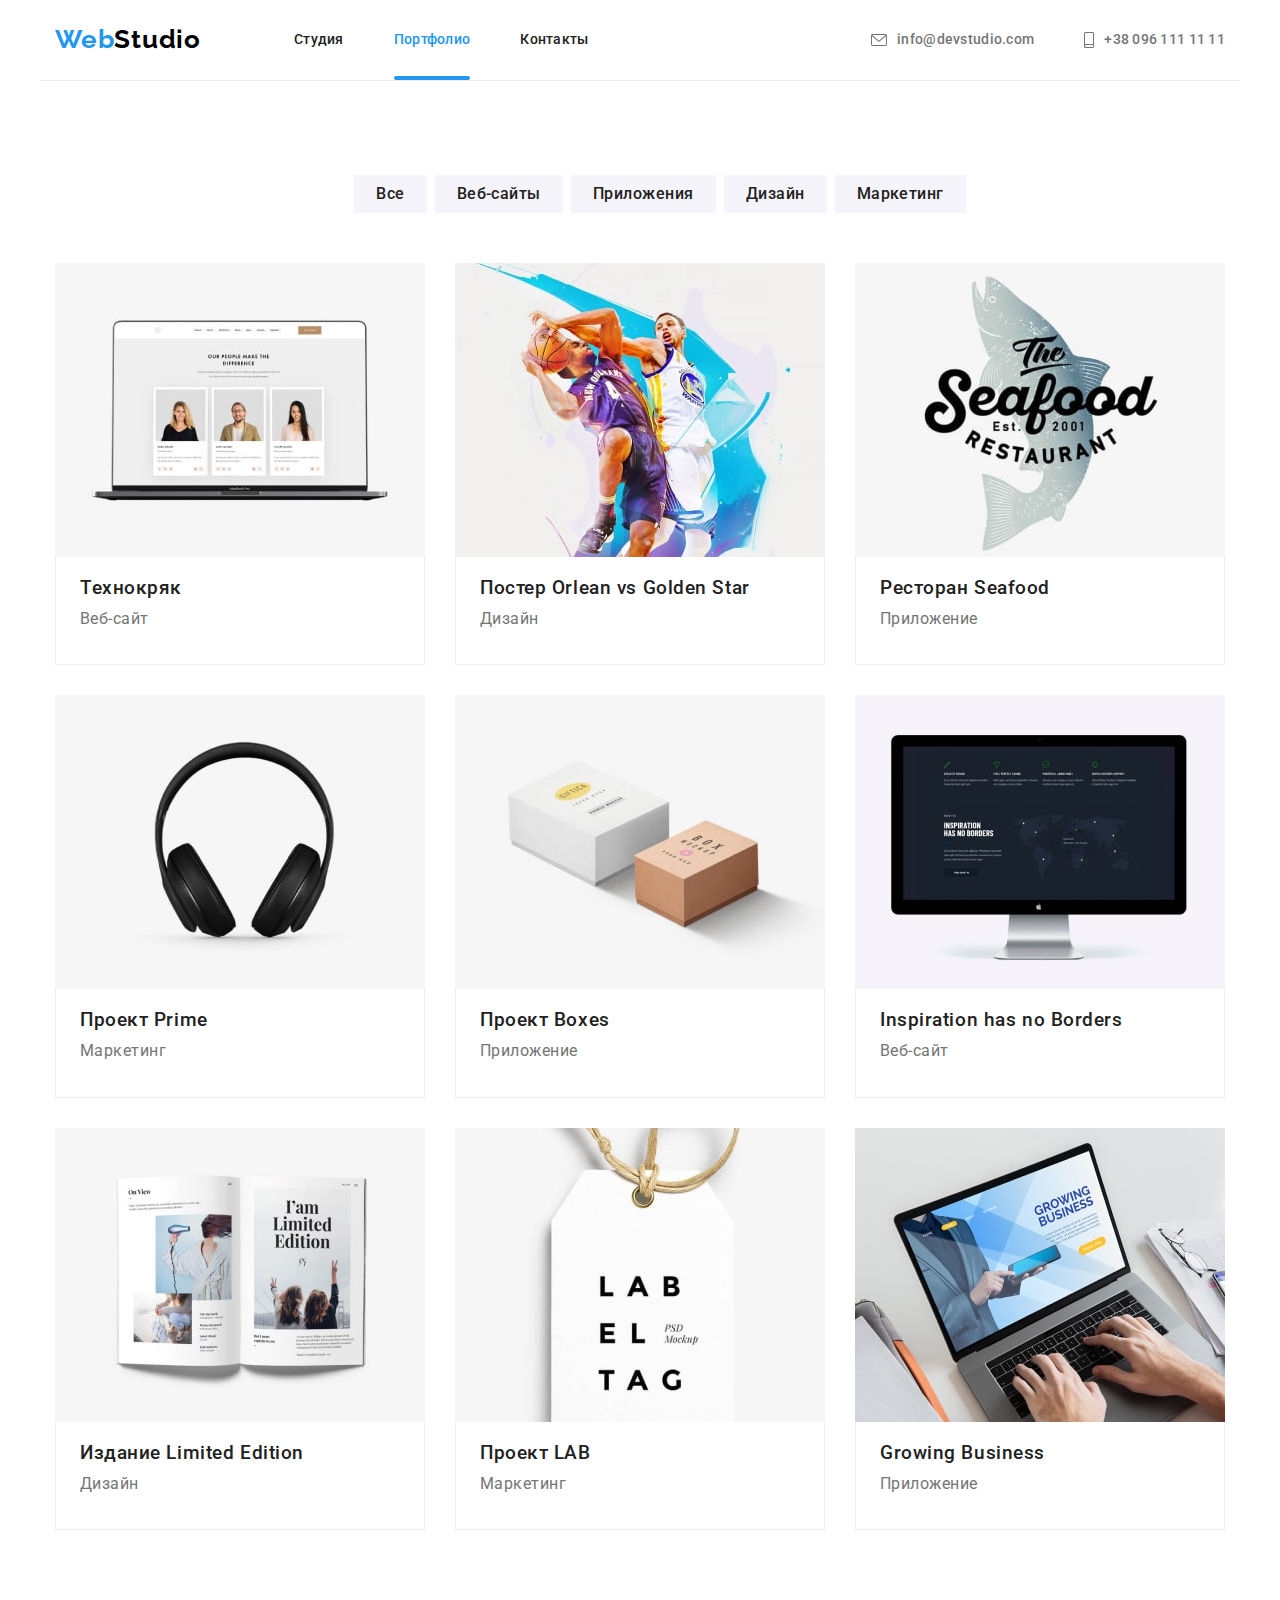
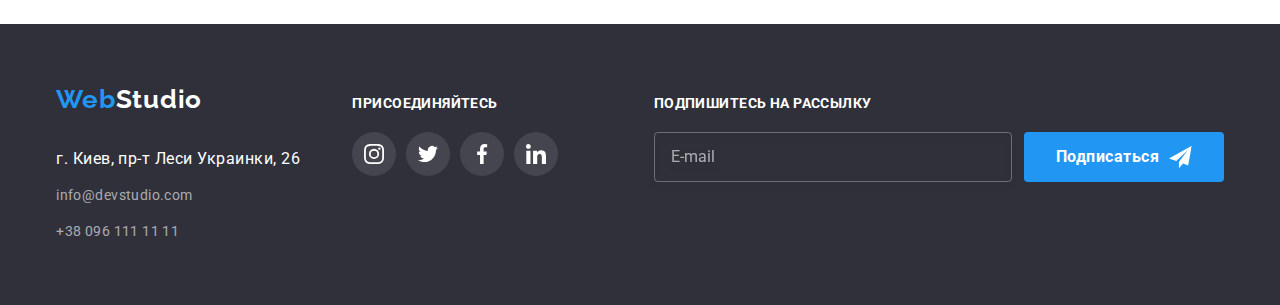
<file: portfolio.html>
<!DOCTYPE html>
<html lang="ru">

<head>
    <meta charset="UTF-8">
    <meta http-equiv="X-UA-Compatible" content="IE=edge">
    <meta name="viewport" content="width=device-width, initial-scale=1.0">
<link rel="preconnect" href="https://fonts.googleapis.com">
<link rel="preconnect" href="https://fonts.gstatic.com" crossorigin>
<link href="https://fonts.googleapis.com/css2?family=Raleway:wght@700&family=Roboto:wght@400;500;700;900&display=swap"
    rel="stylesheet">
 <link rel="stylesheet" href="https://cdnjs.cloudflare.com/ajax/libs/modern-normalize/1.1.0/modern-normalize.min.css">
 <link rel="stylesheet" href="./css/styles.css">
 <link rel="stylesheet" href="./css/main.min.css">
    <title>Document</title>
</head>

<body class="page">
    <!-- Хэдер -->
<header class="page-header">
    <div class="conteiner page-header__conteiner">
        <div class="main-nav">
            <a href="./index.html" class="main-nav__logo"><span class="main-nav__logo-web">Web</span><span
                    class="main-nav__logo-studio">Studio</span></a>
            <button type="button" class="main-nav__mobil-menu " aria-controls="main-nav__container" data-menu-button>
                <svg class="main-nav__mobil-icon" width="40" height="40" aria-label="Переключатель мобильного меню">
                    <use class="main-nav__menu-close" href="./images/icons.svg#icon-menu-header-close"></use>
                    <use class="main-nav__menu-open" href="./images/icons.svg#icon-menu-header"></use>
                </svg>
            </button>
            <!-- Мобильное меню -->
            <nav class="main-nav__container" id="main-nav__container" data-menu>
                <div class="main-nav__mobil-menu testt">
                    <ul class=" list">
                        <li class="main-nav__mobile-item"><a href="./index.html"
                                class="main-nav__mobile-link-nav   ">Студия</a></li>
                        <li class="main-nav__mobile-item " ><a href="./portfolio.html"
                                class="main-nav__mobile-link-nav current">Портфолио</a></li>
                        <li class="main-nav__mobile-item"><a href="" class="main-nav__mobile-link-nav">Контакты</a></li>
                    </ul>
                </div>
                <div class="header__link-wrap-mobile ">
                    <ul class="header__list-contact-mobile list">
                        <li class="header__item-contact-mobile">
                            <a class="header__link-contact-mobile" href="tel:+380961111111">
                                +380961111111
                            </a>
                        </li>
                        <li class="header__item-contact-mobile">
                            <a class="header__link-mail-mobile" href="mailto:info@devstudio.com">
                                info@devstudio.com
                            </a>
                        </li>
                    </ul>
                    <ul class="header__social list">
                        <li class="header__social-item-mobile">
                            <a class="header__social-link-mobile" href="https://www.instagram.com/" target="_blank">
                                Instagram</a>
                        </li>
                        <li class="header__social-item-mobile">
                            <a class="header__social-link-mobile" href="https://twitter.com/?lang=ru"
                                target="_blank">Twitter</a>
                        </li>
                        <li class="header__social-item-mobile">
                            <a class="header__social-link-mobile" href="https://m.facebook.com/login/"
                                target="_blank">Facebook</a>
                        </li>
                        <li class="header__social-item-mobile">
                            <a class="header__social-link-mobile" href="https://www.linkedin.com/"
                                target="_blank">LinkedIn</a>
                        </li>
                    </ul>
                </div>
            </nav>
            <!-- меню пк и планшет -->
            <nav>
                <ul class="main-nav__site-nav list">
                    <li class="main-nav__item"><a href="./index.html" class="main-nav__link-nav ">Студия</a></li>
                    <li class="main-nav__item"><a href="./portfolio.html" class="main-nav__link-nav current">Портфолио</a></li>
                    <li class="main-nav__item"><a href="" class="main-nav__link-nav">Контакты</a></li>
                </ul>

            </nav>
        </div>

        <ul class="auth-nav list">
            <li class="auth-nav__item"><a href="mailto:info@devstudio.com"
                    class="auth-nav__linkpadding auth-nav__link-align">
                    <svg class="auth-nav__nav-svg" width="16" height="12">
                        <use href="./images/symbol-defs.svg#icon-envelope"></use>
                    </svg>
                    info@devstudio.com</a></li>
            <li class="auth-nav__item"><a href="tel:+380961111111" class="auth-nav__linkpadding auth-nav__link-align">
                    <svg class="auth-nav__nav-svg" width="10" height="16">
                        <use href="./images/symbol-defs.svg#icon-smartphone"></use>
                    </svg>
                    +38 096 111 11 11</a></li>
        </ul>
    </div>
</header>
    <main>
        <section class="portfolio">
        <div class="conteiner">
            
<h1 class="visually-hidden">Портфолио</h1>
<ul class="portfolio__main-nav portfolio__pnav">
    <li class="list portfolio-filter__item"><button type="button" class=" portfolio__bportfolio">Все</button></li>
    <li class="list portfolio-filter__item"><button type="button" class=" portfolio__bportfolio">Веб-сайты</button></li>
    <li class="list portfolio-filter__item"><button type="button" class=" portfolio__bportfolio">Приложения</button></li>
    <li class="list portfolio-filter__item"><button type="button" class=" portfolio__bportfolio">Дизайн</button></li>
    <li class="list portfolio-filter__item"><button type="button" class=" portfolio__bportfolio">Маркетинг</button></li>
</ul>
<ul class="portfolio__main-item">
    <li class="list portfolio__litem"><a class="portfolio__link-portfolio portfolio__project-card" href="" >
        <div class="portfolio__project-div">
        <picture>
            <source srcset="
                                ./images/notebook-min.jpg    1x,
                                ./images/notebook-min-x2.jpg 2x
                              " media="(min-width: 1200px)" />
            <source srcset="
                                ./images/notebook-min-tab.jpg    1x,
                                ./images/notebook-min-tab-x2.jpg 2x
                              " media="(min-width: 768px)" />
            <source srcset="
                                ./images/notebook-min-mob.jpg    1x,
                                ./images/notebook-min-mob-x2.jpg 2x
                              " media="(min-width: 320px)" />
            <img src="./images/notebook-min.jpg" alt="фото на ноутбуке" width="450" />
        </picture>
            <p class="portfolio__projects-div-text">Ресурс предлагает комплексные предложения с разным уровнем функционала и сервисов. Все это позволит посетителю получить
            исчерпывающие сведения о компании или частном лице.</p>
        </div>
            <div class="portfolio__divportfolio  "><h3 class="portfolio__link-portfolio portfolio__team">Технокряк</h3>
            <p class="portfolio__link-portfolio portfolio__work">Веб-сайт</p></div>
        </a></li>
    <li class="list portfolio__litem "><a href="" class="portfolio__link-portfolio portfolio__project-card">
        
       
        <div class="portfolio__project-div">
            <picture>
                <source srcset="
                                    ./images/poster-min.jpg    1x,
                                    ./images/poster-min-x2.jpg 2x
                                  " media="(min-width: 1200px)" />
                <source srcset="
                                    ./images/poster-min-tab.jpg    1x,
                                    ./images/poster-min-tab-x2.jpg 2x
                                  " media="(min-width: 768px)" />
                <source srcset="
                                    ./images/poster-min-mob.jpg    1x,
                                    ./images/poster-min-mob-x2.jpg 2x
                                  " media="(min-width: 320px)" />
                <img src="./images/poster-min.jpg" alt="фото на ноутбуке" width="450" />
            </picture>
            <p class="portfolio__projects-div-text">Ресурс предлагает комплексные предложения с разным уровнем
                функционала и сервисов. Все
                это позволит посетителю получить
                исчерпывающие сведения о компании или частном лице.</p>
        </div>

        
            <div class="portfolio__divportfolio"><h3 class=" portfolio__team">Постер Orlean vs Golden Star</h3>
            <p class=" portfolio__work">Дизайн</p></div>
        </a></li>
    <li class="list portfolio__litem"><a href="" class="portfolio__link-portfolio portfolio__project-card"><div class="portfolio__project-div">
        <picture>
            <source srcset="
                                ./images/seafood-min.jpg    1x,
                                ./images/seafood-min-x2.jpg 2x
                              " media="(min-width: 1200px)" />
            <source srcset="
                                ./images/seafood-min-tab.jpg    1x,
                                ./images/seafood-min-tab-x2.jpg 2x
                              " media="(min-width: 768px)" />
            <source srcset="
                                ./images/seafood-min-mob.jpg    1x,
                                ./images/seafood-min-mob-x2.jpg 2x
                              " media="(min-width: 320px)" />
            <img src="./images/seafood-min.jpg" alt="фото на ноутбуке" width="450" />
        </picture>
        <p class="portfolio__projects-div-text">Ресурс предлагает комплексные предложения с разным уровнем
            функционала и сервисов. Все
            это позволит посетителю получить
            исчерпывающие сведения о компании или частном лице.</p>
    </div>
            <div class="portfolio__divportfolio"><h3 class=" portfolio__team ">Ресторан Seafood</h3>
            <p class=" portfolio__work">Приложение</p></div>
        </a></li>
    <li class="list portfolio__litem"><a href="" class="portfolio__link-portfolio portfolio__project-card"><div class="portfolio__project-div">
        <picture>
            <source srcset="
                                ./images/headphones-min.jpg    1x,
                                ./images/headphones-min-x2.jpg 2x
                              " media="(min-width: 1200px)" />
            <source srcset="
                                ./images/headphones-min-tab.jpg    1x,
                                ./images/headphones-min-tab-x2.jpg 2x
                              " media="(min-width: 768px)" />
            <source srcset="
                                ./images/headphones-min-mob.jpg    1x,
                                ./images/headphones-min-mob-x2.jpg 2x
                              " media="(min-width: 320px)" />
            <img src="./images/headphones-min.jpg" alt="фото на ноутбуке" width="450" />
        </picture>
        <p class="portfolio__projects-div-text">Ресурс предлагает комплексные предложения с разным уровнем
            функционала и сервисов. Все
            это позволит посетителю получить
            исчерпывающие сведения о компании или частном лице.</p>
    </div>
            <div class="portfolio__divportfolio"><h3 class=" portfolio__team">Проект Prime</h3>
            <p class=" portfolio__work">Маркетинг</p></div>
        </a></li>
    <li class="list portfolio__litem"><a href="" class="portfolio__link-portfolio portfolio__project-card"><div class="portfolio__project-div">
        <picture>
            <source srcset="
                                ./images/boxes-min.jpg    1x,
                                ./images/boxes-min-x2.jpg 2x
                              " media="(min-width: 1200px)" />
            <source srcset="
                                ./images/boxes-min-tab.jpg    1x,
                                ./images/boxes-min-tab-x2.jpg 2x
                              " media="(min-width: 768px)" />
            <source srcset="
                                ./images/boxes-min-mob.jpg    1x,
                                ./images/boxes-min-mob-x2.jpg 2x
                              " media="(min-width: 320px)" />
            <img src="./images/boxes-min.jpg" alt="фото на ноутбуке" width="450" />
        </picture>
        <p class="portfolio__projects-div-text">Ресурс предлагает комплексные предложения с разным уровнем
            функционала и сервисов. Все
            это позволит посетителю получить
            исчерпывающие сведения о компании или частном лице.</p>
    </div>
            <div class="portfolio__divportfolio"><h3 class=" portfolio__team">Проект Boxes</h3>
            <p class=" portfolio__work">Приложение</p></div>
        </a></li>
    <li class="list portfolio__litem"><a href="" class="portfolio__link-portfolio portfolio__project-card"><div class="portfolio__project-div">
<picture>
    <source srcset="
                        ./images/monoblock-min.jpg    1x,
                        ./images/monoblock-min-x2.jpg 2x
                      " media="(min-width: 1200px)" />
    <source srcset="
                        ./images/monoblock-min-tab.jpg    1x,
                        ./images/monoblock-min-tab-x2.jpg 2x
                      " media="(min-width: 768px)" />
    <source srcset="
                        ./images/monoblock-min-mob.jpg    1x,
                        ./images/monoblock-min-mob-x2.jpg 2x
                      " media="(min-width: 320px)" />
    <img src="./images/monoblock-min.jpg" alt="фото на ноутбуке" width="450" />
</picture>        <p class="portfolio__projects-div-text">Ресурс предлагает комплексные предложения с разным уровнем
            функционала и сервисов. Все
            это позволит посетителю получить
            исчерпывающие сведения о компании или частном лице.</p>
    </div>
            <div class="portfolio__divportfolio"><h3 class=" portfolio__team">Inspiration has no Borders</h3>
            <p class=" portfolio__work">Веб-сайт</p></div>
        </a></li>
    <li class="list portfolio__litem"><a href="" class="portfolio__link-portfolio portfolio__project-card"><div class="portfolio__project-div">
<picture>
    <source srcset="
                        ./images/book-min.jpg    1x,
                        ./images/book-min-x2.jpg 2x
                      " media="(min-width: 1200px)" />
    <source srcset="
                        ./images/book-min-tab.jpg    1x,
                        ./images/book-min-tab-x2.jpg 2x
                      " media="(min-width: 768px)" />
    <source srcset="
                        ./images/book-min-mob.jpg    1x,
                        ./images/book-min-mob-x2.jpg 2x
                      " media="(min-width: 320px)" />
    <img src="./images/book-min.jpg" alt="фото на ноутбуке" width="450" />
</picture>        <p class="portfolio__projects-div-text">Ресурс предлагает комплексные предложения с разным уровнем
            функционала и сервисов. Все
            это позволит посетителю получить
            исчерпывающие сведения о компании или частном лице.</p>
    </div>
            <div class="portfolio__divportfolio"><h3 class=" portfolio__team">Издание Limited Edition</h3>
            <p class=" portfolio__work">Дизайн</p></div>
        </a></li>
    <li class="list portfolio__litem"><a href="" class="portfolio__link-portfolio portfolio__project-card"><div class="portfolio__project-div">
<picture>
    <source srcset="
                        ./images/label-min.jpg    1x,
                        ./images/label-min-x2.jpg 2x
                      " media="(min-width: 1200px)" />
    <source srcset="
                        ./images/label-min-tab.jpg    1x,
                        ./images/label-min-tab-x2.jpg 2x
                      " media="(min-width: 768px)" />
    <source srcset="
                        ./images/label-min-mob.jpg    1x,
                        ./images/label-min-mob-x2.jpg 2x
                      " media="(min-width: 320px)" />
    <img src="./images/label-min.jpg" alt="фото на ноутбуке" width="450" />
</picture>        <p class="portfolio__projects-div-text">Ресурс предлагает комплексные предложения с разным уровнем
            функционала и сервисов. Все
            это позволит посетителю получить
            исчерпывающие сведения о компании или частном лице.</p>
    </div>
            <div class="portfolio__divportfolio"><h3 class=" portfolio__team">Проект LAB</h3>
            <p class=" portfolio__work">Маркетинг</p></div>
        </a></li>
    <li class="list portfolio__litem"><a href="" class="portfolio__link-portfolio portfolio__project-card">
        <div class="portfolio__project-div">
<picture>
    <source srcset="
                        ./images/writing-min.jpg    1x,
                        ./images/writing-min-x2.jpg 2x
                      " media="(min-width: 1200px)" />
    <source srcset="
                        ./images/writing-min-tab.jpg    1x,
                        ./images/writing-min-tab-x2.jpg 2x
                      " media="(min-width: 768px)" />
    <source srcset="
                        ./images/writing-min-mob.jpg    1x,
                        ./images/writing-min-mob-x2.jpg 2x
                      " media="(min-width: 320px)" />
    <img src="./images/writing-min.jpg" alt="фото на ноутбуке" width="450" />
</picture>            <p class="portfolio__projects-div-text">Ресурс предлагает комплексные предложения с разным уровнем
            функционала и сервисов. Все
            это позволит посетителю получить
            исчерпывающие сведения о компании или частном лице.</p>
    </div>
            <div class="portfolio__divportfolio"><h3 class=" portfolio__team">Growing Business</h3>
            <p class=" portfolio__work">Приложение</p></div>
        </a></li>

</ul>

        </div>
    </section>
        
    </main>
    <!-- Футер -->
    <footer class="footer">
        <div class="conteiner footer__conteiner">
            <div class="footer__adress-div"><a href="./index.html" class="footer__logof "><span
                        class="footer__logo-web">Web</span><span class="footer__logo-studiow">Studio</span></a>
                <address class=" footer__adress">
                    <p class="footer__par">г. Киев, пр-т Леси Украинки, 26</p>
                    <ul class="footer__mail">
                        <li class="footer__listf"><a href="mailto:info@devstudio.com"
                                class="footer__link-navf">info@devstudio.com</a></li>
                        <li class="footer__listf"><a href="tel:+380961111111" class="footer__link-navf">+38 096 111 11
                                11</a></li>
                    </ul>
    
                </address>
            </div>
    
            <div class="footer__conect-div">
                <div class="footer__con">
                    <p class="footer__conect">присоединяйтесь</p>
                </div>
                <ul class="list footer__soc-list">
                    <li class="footer__command-li"><a class="footer__button-svg" href=""><svg class="command-li-svg"
                                width="20" height="20">
                                <use href="./images/symbol-defs.svg#icon-instagram"></use>
                            </svg></a>
                    </li>
                    <li class="footer__command-li"><a class="footer__button-svg" href=""><svg class="command-li-svg"
                                width="20" height="20">
                                <use href="./images/symbol-defs.svg#icon-twitter"></use>
                            </svg></a>
                    </li>
                    <li class="footer__command-li"><a class="footer__button-svg" href=""><svg class="command-li-svg"
                                width="20" height="20">
                                <use href="./images/symbol-defs.svg#icon-facebook"></use>
                            </svg></a>
                    </li>
                    <li class="footer__command-li"><a class="footer__button-svg" href=""><svg class="command-li-svg"
                                width="20" height="20">
                                <use href="./images/symbol-defs.svg#icon-linkedin"></use>
                            </svg></a>
                    </li>
                </ul>
            </div>
            <form class="footer__form">
                <div class="footer__subscribe">
                    <p class="footer__conect">Подпишитесь на рассылку</p>
                    <div class="footer__subscribe-flex">
                        <div class="subscribe-form-field">
                            <label for="email"><input class="footer__subscribe-input" type="email" name="email" id="email"
                                    placeholder="E-mail">
                            </label>
    
                        </div>
                        <button class="footer__subscribe-button" type="button">Подписаться <svg
                                class="footer__subscribe-svg" width="24" height="24">
                                <use href="./images/icons.svg#icon-icon-send">
    
                                </use>
                            </svg></button>
                    </div>
                </div>
            </form>
        </div>
    </footer>
    <script src="./js/mobile-menu.js"></script>
</body>

</html>
</file>
<file: css/styles.css>
/* Hero */





/*  Specifics */





/*  WORK */
/* .work {
    margin-bottom: 16px;
} */





/*  TEAM */




/* .icon-svg{
  /* padding: 25px 100px; */
  /* margin-bottom: 25px; */
    /* width: 270px;
    height: 120px; */
/* background-color: #F5F4FA;    
} */ 



/* ---------------
Постоянные клиенты
-------------------- */











/* ----------------
модальное окно
------------------- */





/* PORTFOLIO */
</file>
<file: css/main.min.css>
img{display:block;max-width:100%;height:auto}address{font-style:normal}.list{padding:0;margin:0;list-style:none}.link{text-decoration:none;color:inherit}h1,h2,h3,h4,h5,h6,p{margin-top:0;margin-bottom:0}.list{list-style:none;margin-top:0;margin-bottom:0}.section{padding-top:94px;padding-bottom:94px}.title{margin-top:0;margin-bottom:50px;font-weight:700;font-size:36px;line-height:1.17;text-align:center;letter-spacing:.03em}.lfooter{margin-bottom:20px}.flex{position:absolute;left:0;top:0;display:-webkit-box;display:-ms-flexbox;display:flex}ul{margin-top:0;margin-bottom:0}.conteiner{margin-left:auto;margin-right:auto;padding-left:15px;padding-right:15px}@media screen and (max-width: 479px){.conteiner{max-width:479px}}@media screen and (min-width: 480px){.conteiner{width:480px}}@media screen and (min-width: 768px){.conteiner{width:768px}}@media screen and (min-width: 1200px){.conteiner{width:1200px}}.hiden{-webkit-appearance:none;-moz-appearance:none;appearance:none;position:absolute}.visually-hidden{position:absolute;width:1px;height:1px;margin:-1px;border:0;padding:0;white-space:nowrap;-webkit-clip-path:inset(100%);clip-path:inset(100%);clip:rect(0 0 0 0);overflow:hidden}.page{background-color:#fff;color:#757575;font-family:Roboto,sans-serif}.page-header{position:relative}.page-header__conteiner{border-bottom:1px solid #ececec}@media screen and (min-width: 768px){.page-header__conteiner{display:-webkit-box;display:-ms-flexbox;display:flex}}@media screen and (min-width: 1200px){.page-header__conteiner{display:-webkit-box;display:-ms-flexbox;display:flex}}.main-nav{display:-webkit-box;display:-ms-flexbox;display:flex;-webkit-box-align:center;-ms-flex-align:center;align-items:center}@media screen and (max-width: 768px){.main-nav{-webkit-box-pack:justify;-ms-flex-pack:justify;justify-content:space-between;width:100%;padding-top:16px;padding-bottom:16px}}.main-nav__mobil-menu{z-index:3;display:-webkit-inline-box;display:-ms-inline-flexbox;display:inline-flex;padding:0;border:0;cursor:pointer;background-color:rgba(0,0,0,0)}@media screen and (min-width: 768px){.main-nav__mobil-menu{display:none}}.main-nav__mobil-menu .main-nav__menu-close{display:none}.main-nav__mobil-menu.is-open .main-nav__menu-close{display:block}.main-nav__mobil-menu.is-open .main-nav__menu-open{display:none}.main-nav__container{display:none;z-index:2;position:absolute;top:0;left:0;display:-webkit-box;display:-ms-flexbox;display:flex;-webkit-box-orient:vertical;-webkit-box-direction:normal;-ms-flex-direction:column;flex-direction:column;width:100vw;height:100vh;opacity:0;padding:48px 40px;background-color:#fff;-webkit-transform:translateX(-100%);transform:translateX(-100%);-webkit-transition:opacity 550ms cubic-bezier(0.4, 0, 0.2, 1),-webkit-transform 550ms cubic-bezier(0.4, 0, 0.2, 1);transition:opacity 550ms cubic-bezier(0.4, 0, 0.2, 1),-webkit-transform 550ms cubic-bezier(0.4, 0, 0.2, 1);transition:opacity 550ms cubic-bezier(0.4, 0, 0.2, 1),transform 550ms cubic-bezier(0.4, 0, 0.2, 1);transition:opacity 550ms cubic-bezier(0.4, 0, 0.2, 1),transform 550ms cubic-bezier(0.4, 0, 0.2, 1),-webkit-transform 550ms cubic-bezier(0.4, 0, 0.2, 1);-webkit-box-pack:justify;-ms-flex-pack:justify;justify-content:space-between}.main-nav__container.is-open{opacity:1;-webkit-transform:translateX(0);transform:translateX(0)}@media screen and (min-width: 768px){.main-nav__container{display:none}}.main-nav__site-nav{display:-webkit-box;display:-ms-flexbox;display:flex;margin-left:93px}@media screen and (max-width: 767px){.main-nav__site-nav{display:none}}.main-nav__mobile-link-nav{display:block;padding-bottom:32px;text-align:start;color:#212121;font-weight:500;font-weight:500;font-size:40px;line-height:1.1;letter-spacing:.02em;color:#212121;text-decoration:none}.main-nav__mobile-link-nav:hover,.main-nav__mobile-link-nav:focus{color:#2196f3}.main-nav__mobile-link-nav.current{color:#2196f3}.main-nav__mobile-link-nav:last-child{margin-bottom:0}.main-nav__link-nav.current::after{content:"";display:block;width:100%;height:4px;border-radius:2px;background-color:#2196f3;position:absolute;left:0;bottom:0;opacity:1;-webkit-transition:opacity 250ms cubic-bezier(0.4, 0, 0.2, 1);transition:opacity 250ms cubic-bezier(0.4, 0, 0.2, 1)}.header__social{display:-webkit-box;display:-ms-flexbox;display:flex;-ms-flex-wrap:wrap;flex-wrap:wrap;margin-top:-10px;margin-right:-10px}.header__social-item-mobile{margin-top:10px;margin-right:10px}.header__social-link-mobile{display:block;padding-right:10px;border-right:1px solid rgba(33,33,33,.2);font-weight:500;font-size:18px;line-height:22px;letter-spacing:.02em;color:#2196f3;text-decoration:none;-webkit-box-pack:center;-ms-flex-pack:center;justify-content:center}.header__social-item-mobile:last-child .header__social-link-mobile{padding:0;border:none}.header__item-nav-mobile{margin-bottom:32px}.header__item-nav-mobile:last-child{margin-bottom:0}.header__link-nav-mobile{font-weight:500;font-size:40px;line-height:1,175;letter-spacing:.02em;color:var(--main-color);text-decoration:none}.header__link-nav-mobile:hover,.header__link-nav-mobile:focus{color:#2196f3}.header__list-contact-mobile{margin-bottom:63px}.header__item-contact-mobile{margin-bottom:32px}.header__item-contact-mobile:last-child{margin-bottom:0}.header__link-contact-mobile{font-weight:500;font-size:34px;line-height:1.17;letter-spacing:.02em;color:#2196f3;text-decoration:none}.header__link-mail-mobile{font-weight:500;font-size:24px;line-height:1.17px;letter-spacing:.02em;color:var(--complementary-color);text-decoration:none}.main-nav__site-nav .main-nav__item+.main-nav__item{margin-left:50px}.main-nav__link-nav{display:block;padding-top:32px;padding-bottom:32px;color:#212121;font-weight:500;font-size:14px;line-height:1.14;letter-spacing:.02em;text-decoration:none;position:relative;-webkit-transition:color 250ms cubic-bezier(0.4, 0, 0.2, 1);transition:color 250ms cubic-bezier(0.4, 0, 0.2, 1)}.main-nav__link-nav:hover,.main-nav__link-nav:focus{color:#2196f3}.main-nav__link-nav.current{position:relative;color:#2196f3}.main-nav__link-nav.current::after{content:"";display:block;width:100%;height:4px;border-radius:2px;background-color:#2196f3;position:absolute;left:0;bottom:0;opacity:1;-webkit-transition:opacity 250ms cubic-bezier(0.4, 0, 0.2, 1);transition:opacity 250ms cubic-bezier(0.4, 0, 0.2, 1)}.auth-nav{display:-webkit-box;display:-ms-flexbox;display:flex}@media screen and (max-width: 767px){.auth-nav{display:none}}@media screen and (min-width: 768px){.auth-nav{display:block;-webkit-box-align:center;-ms-flex-align:center;align-items:center;padding-top:20px}}@media screen and (min-width: 1200px){.auth-nav{display:-webkit-box;display:-ms-flexbox;display:flex;padding-top:0;padding-bottom:0}}.auth-nav .auth-nav__item+.auth-nav__item{margin-left:50px}@media screen and (max-width: 1199px){.auth-nav .auth-nav__item+.auth-nav__item{margin-left:0}}@media screen and (max-width: 1199px){.auth-nav__item{margin-bottom:10px}}.auth-nav.list{margin-left:auto}.auth-nav__linkpadding{display:-webkit-box;display:-ms-flexbox;display:flex;-webkit-box-align:center;-ms-flex-align:center;align-items:center;padding-top:32px;padding-bottom:32px;fill:#757575;color:#757575;font-weight:500;font-size:14px;line-height:1.14;letter-spacing:.02em;text-decoration:none;-webkit-transition:color 250ms cubic-bezier(0.4, 0, 0.2, 1),fill 250ms cubic-bezier(0.4, 0, 0.2, 1);transition:color 250ms cubic-bezier(0.4, 0, 0.2, 1),fill 250ms cubic-bezier(0.4, 0, 0.2, 1)}@media screen and (max-width: 1199px){.auth-nav__linkpadding{padding:0}}.auth-nav__linkpadding:hover,.auth-nav__linkpadding:focus,.auth-nav__link-alink.auth-nav__linkpadding:focus{color:#2196f3;fill:#2196f3}.auth-nav__nav-svg{margin-right:10px}.header__link-wrap-mobile{-webkit-box-orient:vertical;-webkit-box-direction:normal;-ms-flex-direction:column;flex-direction:column;-webkit-box-pack:justify;-ms-flex-pack:justify;justify-content:space-between}.main-nav__logo{font-family:"Raleway";font-weight:700;font-size:26px;line-height:1.2;letter-spacing:.03em;text-decoration:none}@media screen and (max-width: 768px){.main-nav__logo{margin-right:auto}}.main-nav__logo-studio{color:#000}.main-nav__logo-web{color:#2196f3}.footer__logo-web{color:#2196f3}.footer__logo-studiow{color:#fff;text-decoration:none}.hero{background-color:#fff;background-image:-webkit-gradient(linear, left top, left bottom, from(rgba(47, 48, 58, 0.4)), to(rgba(47, 48, 58, 0.4))),url(../images/img-bg-mob.jpg);background-image:linear-gradient(rgba(47, 48, 58, 0.4), rgba(47, 48, 58, 0.4)),url(../images/img-bg-mob.jpg);background-repeat:no-repeat;background-size:cover;background-position:center;max-width:480px;margin:0 auto;padding:118px 60px;text-align:center}@media(min-device-pixel-ratio: 2),(-webkit-min-device-pixel-ratio: 2),(min-resolution: 192dpi),(min-resolution: 2dppx){.hero{background-image:-webkit-gradient(linear, left top, left bottom, from(rgba(47, 48, 58, 0.4)), to(rgba(47, 48, 58, 0.4))),url(../images/img-bg-mob-2x.jpg);background-image:linear-gradient(rgba(47, 48, 58, 0.4), rgba(47, 48, 58, 0.4)),url(../images/img-bg-mob-2x.jpg)}}@media screen and (min-width: 768px){.hero{background-image:-webkit-gradient(linear, left top, left bottom, from(rgba(47, 48, 58, 0.4)), to(rgba(47, 48, 58, 0.4))),url(../images/Img-bg-tab.jpg);background-image:linear-gradient(rgba(47, 48, 58, 0.4), rgba(47, 48, 58, 0.4)),url(../images/Img-bg-tab.jpg);max-width:768px;padding:118px 204px}}@media screen and (min-width: 768px)and (min-device-pixel-ratio: 2),screen and (min-width: 768px)and (-webkit-min-device-pixel-ratio: 2),screen and (min-width: 768px)and (min-resolution: 192dpi),screen and (min-width: 768px)and (min-resolution: 2dppx){.hero{background-image:-webkit-gradient(linear, left top, left bottom, from(rgba(47, 48, 58, 0.4)), to(rgba(47, 48, 58, 0.4))),url(../images/Img-bg-tab-x2.jpg);background-image:linear-gradient(rgba(47, 48, 58, 0.4), rgba(47, 48, 58, 0.4)),url(../images/Img-bg-tab-x2.jpg)}}@media screen and (min-width: 1200px){.hero{background-image:-webkit-gradient(linear, left top, left bottom, from(rgba(47, 48, 58, 0.4)), to(rgba(47, 48, 58, 0.4))),url(../images/Img-bg.jpg);background-image:linear-gradient(rgba(47, 48, 58, 0.4), rgba(47, 48, 58, 0.4)),url(../images/Img-bg.jpg);max-width:1600px;padding:200px 200px}}@media screen and (min-width: 1200px)and (min-device-pixel-ratio: 2),screen and (min-width: 1200px)and (-webkit-min-device-pixel-ratio: 2),screen and (min-width: 1200px)and (min-resolution: 192dpi),screen and (min-width: 1200px)and (min-resolution: 2dppx){.hero{background-image:-webkit-gradient(linear, left top, left bottom, from(rgba(47, 48, 58, 0.4)), to(rgba(47, 48, 58, 0.4))),url(../images/Img-bg-x2.jpg);background-image:linear-gradient(rgba(47, 48, 58, 0.4), rgba(47, 48, 58, 0.4)),url(../images/Img-bg-x2.jpg)}}.hero .hero__title{margin-top:0;margin-bottom:30px;color:#fff;font-weight:900;font-size:26px;line-height:1.6153846154;text-transform:uppercase;letter-spacing:.06em;margin-bottom:30px}@media screen and (min-width: 1200px){.hero .hero__title{font-size:44px;line-height:1.36}}.hero__button{border-radius:4px;padding:10px 32px;cursor:pointer;color:#212121;background-color:#f5f4fa;font-family:inherit;font-weight:500;font-size:16px;line-height:1.62;letter-spacing:.03em;text-align:center;-webkit-transition:background-color 250ms cubic-bezier(0.4, 0, 0.2, 1),color 250ms cubic-bezier(0.4, 0, 0.2, 1);transition:background-color 250ms cubic-bezier(0.4, 0, 0.2, 1),color 250ms cubic-bezier(0.4, 0, 0.2, 1)}.hero__button:hover,.hero__button:focus{background-color:#2196f3;color:#fff;border:none}.hero__button.hero__primary{color:#fff;background-color:#2196f3;font-family:inherit;font-weight:700;font-size:16px;line-height:1.88;letter-spacing:.06em;border:none}.hero__button.hero__primary:hover,.hero__button.hero__primary:focus{background-color:#188ce8;color:#fff;border:none}.specifics{padding-top:94px}@media screen and (max-width: 1199px){.specifics{padding-bottom:60px}}.specifics__title{margin-top:0;margin-bottom:50px;color:#212121;font-weight:700;font-size:36px;line-height:1.17;text-align:center;letter-spacing:.03em}@media screen and (min-width: 768px){.specifics__peculiarities{display:-webkit-box;display:-ms-flexbox;display:flex;-ms-flex-wrap:wrap;flex-wrap:wrap;-webkit-box-pack:center;-ms-flex-pack:center;justify-content:center}}@media screen and (min-width: 1200px){.specifics__peculiarities{-ms-flex-wrap:nowrap;flex-wrap:nowrap}}.specifics__subtitle{margin-bottom:10px}@media screen and (max-width: 768px){.specifics__subtitle{text-align:center}}.specifics__item:not(:first-child){margin-left:30px}.specifics__item{margin-bottom:30px}@media screen and (min-width: 1200px){.specifics__item{margin-bottom:0}}@media screen and (min-width: 768px){.specifics__item:nth-last-child(-n+2){margin-bottom:0}}@media screen and (max-width: 767px){.specifics__item:nth-last-child(-n+1){margin-bottom:0}}@media screen and (min-width: 1200px){.specifics__peculiarities .specifics__item+.specifics__item{margin-left:30px}}@media screen and (max-width: 768px){.specifics__peculiarities .specifics__item+.specifics__item{margin-left:0}}@media screen and (max-width: 1199px){.specifics__item:nth-child(odd){margin-left:0}}.specifics__peculiarities .specifics__item{width:270px}@media screen and (max-width: 1199px){.specifics__peculiarities .specifics__item{width:354px}}@media screen and (max-width: 768px){.specifics__peculiarities .specifics__item{width:100%}}.specifics__div-svg{display:-webkit-box;display:-ms-flexbox;display:flex;height:120px;margin-bottom:30px;-webkit-box-align:center;-ms-flex-align:center;align-items:center;-webkit-box-pack:center;-ms-flex-pack:center;justify-content:center;border-radius:4px;background-color:#f5f4fa}.specifics__subtitle{color:#212121;font-weight:700;font-size:14px;line-height:1.14;letter-spacing:.03em;text-transform:uppercase}.specifics__paragraph{font-size:14px;line-height:1.71;letter-spacing:.03em}.work{padding-top:94px;padding-bottom:94px}@media screen and (max-width: 1199px){.work{display:none}}.work__title{margin-top:0;margin-bottom:50px;color:#212121;font-weight:700;font-size:36px;line-height:1.17;text-align:center;letter-spacing:.03em}.work__paragraphly{padding-bottom:16px}.work__works{display:-webkit-box;display:-ms-flexbox;display:flex}.work__item{position:relative}.work__item-tittle{position:absolute;bottom:0px;left:0;width:100%;height:70px;display:-webkit-box;display:-ms-flexbox;display:flex;-webkit-box-pack:center;-ms-flex-pack:center;justify-content:center;-webkit-box-align:center;-ms-flex-align:center;align-items:center;font-size:14px;line-height:1.14;text-align:center;text-transform:uppercase;color:#fff;background:rgba(47,48,58,.8)}.work__works .work__item+.work__item{margin-left:30px}.bg-section-command{background-color:#f5f4fa}.team__title{color:#212121;font-weight:700;font-size:28px;line-height:1.1785714286;text-align:center;letter-spacing:.03em;margin-bottom:30px}@media screen and (min-width: 1200px){.team__title{font-size:36px;line-height:1.16;margin-bottom:50px}}.team__command{display:-webkit-box;display:-ms-flexbox;display:flex;-webkit-box-pack:center;-ms-flex-pack:center;justify-content:center;-webkit-box-align:center;-ms-flex-align:center;align-items:center}@media screen and (max-width: 1199px){.team__command{-ms-flex-wrap:wrap;flex-wrap:wrap}}@media screen and (max-width: 767px){.team__imgcommand{width:460px}}@media screen and (min-width: 768px){.team__imgcommand{width:354px;height:374px}}@media screen and (min-width: 1200px){.team__imgcommand{width:270px;height:260px}}.team__team{margin-bottom:10px}.section .team__team{color:#212121;font-weight:500;font-size:16px;line-height:1.19;letter-spacing:.03em}.team__dcommand{padding-top:30px;padding-bottom:30px}.team__itemcomand{text-align:center;background-color:#fff;border-radius:4px;-webkit-box-shadow:0px 4px 4px 0px rgba(0,0,0,.25);box-shadow:0px 4px 4px 0px rgba(0,0,0,.25)}@media screen and (max-width: 767px){.team__itemcomand{max-width:450px}}@media screen and (max-width: 1199px){.team__itemcomand:not(:last-child){margin-bottom:30px}}@media screen and (min-width: 768px)and (max-width: 1199px){.team__itemcomand{width:354px;height:536px}}@media screen and (max-width: 767px){.team__itemcomand:nth-child(n){margin-left:0}}@media screen and (min-width: 768px)and (max-width: 1199px){.team__itemcomand:nth-child(2n){margin-left:30px}}@media screen and (min-width: 768px)and (max-width: 1199px){.team__itemcomand:nth-last-child(-n+2){margin-bottom:0px}}@media screen and (min-width: 1200px){.team__itemcomand:nth-last-child(-n+3){margin-left:30px}}.team__command-svg{list-style:none;display:-webkit-box;display:-ms-flexbox;display:flex;-webkit-box-pack:center;-ms-flex-pack:center;justify-content:center;padding-left:0}.team__command-li{margin-right:10px}.team__command-li:nth-child(4n){margin-right:0}.team__button-svg{width:44px;height:44px;display:-webkit-box;display:-ms-flexbox;display:flex;-webkit-box-pack:center;-ms-flex-pack:center;justify-content:center;-webkit-box-align:center;-ms-flex-align:center;align-items:center;border-radius:50%;border:none;cursor:pointer;background-color:inherit;fill:#afb1b8;-webkit-transition:background-color 250ms cubic-bezier(0.4, 0, 0.2, 1),fill 250ms cubic-bezier(0.4, 0, 0.2, 1);transition:background-color 250ms cubic-bezier(0.4, 0, 0.2, 1),fill 250ms cubic-bezier(0.4, 0, 0.2, 1)}.team__button-svg:hover,.team__button-svg:focus{background-color:#2196f3;fill:#fff}.clients{padding-top:64px;padding-bottom:64px}.clients__title{color:#212121;margin-bottom:50px;font-weight:700;font-size:36px;line-height:1.16;text-align:center;letter-spacing:.03em}.clients__button-svg{height:92px;display:-webkit-box;display:-ms-flexbox;display:flex;-webkit-box-pack:center;-ms-flex-pack:center;justify-content:center;-webkit-box-align:center;-ms-flex-align:center;align-items:center;border-radius:4px;border:1px solid #afb1b8;background-color:inherit;cursor:pointer;fill:#afb1b8;-webkit-transition:border 250ms cubic-bezier(0.4, 0, 0.2, 1),fill 250ms cubic-bezier(0.4, 0, 0.2, 1);transition:border 250ms cubic-bezier(0.4, 0, 0.2, 1),fill 250ms cubic-bezier(0.4, 0, 0.2, 1)}.clients__button-svg:hover,.clients__button-svg:focus{border:1px solid #2196f3;fill:#2196f3}.clients__item{display:-webkit-box;display:-ms-flexbox;display:flex;padding-left:0}@media screen and (max-width: 1199px){.clients__item{-ms-flex-wrap:wrap;flex-wrap:wrap;margin:-15px}}.clients__item .list{width:210px;height:92px;-webkit-box-pack:center;-ms-flex-pack:center;justify-content:center}@media screen and (max-width: 767px){.clients__item .list{width:calc((100% - 60px)/2);margin:15px}}@media screen and (min-width: 768px)and (max-width: 1199px){.clients__item .list{width:calc((100% - 90px)/3);margin:15px}}@media screen and (min-width: 1200px){.clients__item .list{width:170px}}@media screen and (min-width: 1200px){.clients__item .list:not(:last-child){margin-right:30px}}.backdrop{position:fixed;top:0;left:0;width:100%;height:100%;background-color:rgba(0,0,0,.4);opacity:1;-webkit-transition:opacity 250ms cubic-bezier(0.4, 0, 0.2, 1),visibility 250ms cubic-bezier(0.4, 0, 0.2, 1);transition:opacity 250ms cubic-bezier(0.4, 0, 0.2, 1),visibility 250ms cubic-bezier(0.4, 0, 0.2, 1)}.backdrop.is-hidden{opacity:0;pointer-events:none}.modal{position:absolute;top:50%;left:50%;-webkit-transform:translate(-50%, -50%);transform:translate(-50%, -50%);-webkit-transition:-webkit-transform 250ms cubic-bezier(0.4, 0, 0.2, 1);transition:-webkit-transform 250ms cubic-bezier(0.4, 0, 0.2, 1);transition:transform 250ms cubic-bezier(0.4, 0, 0.2, 1);transition:transform 250ms cubic-bezier(0.4, 0, 0.2, 1), -webkit-transform 250ms cubic-bezier(0.4, 0, 0.2, 1);display:block;opacity:1;-webkit-box-orient:vertical;-webkit-box-direction:normal;-ms-flex-direction:column;flex-direction:column;-webkit-box-align:center;-ms-flex-align:center;align-items:center;min-width:450px;max-height:100vh;padding:40px;background:#fff;-webkit-box-shadow:0px 1px 3px rgba(0,0,0,.12),0px 1px 1px rgba(0,0,0,.14),0px 2px 1px rgba(0,0,0,.2);box-shadow:0px 1px 3px rgba(0,0,0,.12),0px 1px 1px rgba(0,0,0,.14),0px 2px 1px rgba(0,0,0,.2);border-radius:4px}.modal__form-titel{margin-bottom:12px;font-weight:700;font-size:20px;line-height:1.15;text-align:center;letter-spacing:.03em;color:#212121}.backdrop.is-hidden .modal{-webkit-transform:translate(-50%, -50%) scale(0.5);transform:translate(-50%, -50%) scale(0.5)}.modal__button-close{position:absolute;top:8px;right:8px;width:30px;height:30px;display:-webkit-box;display:-ms-flexbox;display:flex;-webkit-box-pack:center;-ms-flex-pack:center;justify-content:center;-webkit-box-align:center;-ms-flex-align:center;align-items:center;cursor:pointer;background-color:#fff;border:1px solid rgba(0,0,0,.1);border-radius:15px;padding:6px}.modal__button-close:hover,.modal__button-close:focus{fill:#2196f3}.modal__button-modal{margin-left:auto;margin-right:auto;display:-webkit-box;display:-ms-flexbox;display:flex;-webkit-box-pack:center;-ms-flex-pack:center;justify-content:center}.modal__svg{padding:0;height:16px}.modal__form{display:-webkit-box;display:-ms-flexbox;display:flex;margin-left:auto;margin-right:auto;-webkit-box-orient:vertical;-webkit-box-direction:normal;-ms-flex-direction:column;flex-direction:column}.modal__form-field{display:-webkit-box;display:-ms-flexbox;display:flex;-webkit-box-orient:vertical;-webkit-box-direction:normal;-ms-flex-direction:column;flex-direction:column;position:relative;margin-bottom:10px;-webkit-transition:border-color 250ms cubic-bezier(0.4, 0, 0.2, 1);transition:border-color 250ms cubic-bezier(0.4, 0, 0.2, 1)}.modal__form-field:focus-within .modal__form-input,.modal__form-field:hover .modal__form-input{border:1px solid #2196f3}.modal__form-field:focus-within .modal__form-input,.modal__form-field:hover .form-input{border:1px solid #2196f3;outline:none}.modal__form-field:focus-within .modal__subscribe-form-div,.modal__form-field:hover .modal__subscribe-form-div{fill:#2196f3}.modal__form-label{margin-bottom:4px;font-size:12px;line-height:1.17;letter-spacing:.01em}.modal__form-input{height:40px;padding:12px 42px;border:1px solid rgba(33,33,33,.2);border-radius:4px;-webkit-transition:border-color 250ms cubic-bezier(0.4, 0, 0.2, 1);transition:border-color 250ms cubic-bezier(0.4, 0, 0.2, 1)}.modal__form-textarea{display:-webkit-box;display:-ms-flexbox;display:flex;-webkit-box-orient:vertical;-webkit-box-direction:normal;-ms-flex-direction:column;flex-direction:column;margin-bottom:20px}.modal__subscribe-form-div{position:absolute;left:12px;bottom:12px;margin:0;width:18px;height:18px;fill:#212121;-webkit-transition:fill 250ms cubic-bezier(0.4, 0, 0.2, 1);transition:fill 250ms cubic-bezier(0.4, 0, 0.2, 1)}.modal__textarea-field{padding:12px 16px;width:448px;height:120px;border:1px solid rgba(33,33,33,.2);border-radius:4px;-webkit-transition:border-color 250ms cubic-bezier(0.4, 0, 0.2, 1);transition:border-color 250ms cubic-bezier(0.4, 0, 0.2, 1);resize:none}.modal__form-textarea::-webkit-input-placeholder{font-size:12px;line-height:1.17;letter-spacing:.01em;color:rgba(117,117,117,.5019607843)}.modal__form-textarea::-moz-placeholder{font-size:12px;line-height:1.17;letter-spacing:.01em;color:rgba(117,117,117,.5019607843)}.modal__form-textarea:-ms-input-placeholder{font-size:12px;line-height:1.17;letter-spacing:.01em;color:rgba(117,117,117,.5019607843)}.modal__form-textarea::-ms-input-placeholder{font-size:12px;line-height:1.17;letter-spacing:.01em;color:rgba(117,117,117,.5019607843)}.modal__form-textarea::placeholder{font-size:12px;line-height:1.17;letter-spacing:.01em;color:rgba(117,117,117,.5019607843)}.modal__textarea-field:focus-within,.modal__textarea-field:hover{border-color:#2196f3;outline:none}.modal__form-checkbox{display:-webkit-box;display:-ms-flexbox;display:flex;margin-bottom:30px;-webkit-box-align:center;-ms-flex-align:center;align-items:center;-webkit-box-pack:center;-ms-flex-pack:center;justify-content:center;font-size:14px;line-height:1.71;letter-spacing:.03em;color:#757575}.modal__checkbox-icon{width:16px;height:15px;display:inline-block;border:2px solid #212121;border-radius:2px;-webkit-transition:background-image 250ms cubic-bezier(0.4, 0, 0.2, 1);transition:background-image 250ms cubic-bezier(0.4, 0, 0.2, 1)}.modal__form-checkbox-title{margin-left:7px}.modal__link{font-size:14px;line-height:1.71;letter-spacing:.03em;-webkit-text-decoration-line:underline;text-decoration-line:underline;color:#2196f3}.modal__input-checkbox:checked+.modal__checkbox-icon{background-color:#2196f3;background-image:url(../Images/iconcheck.svg);background-size:contain;border-color:rgba(0,0,0,0);background-origin:border-box}.footer{font-style:normal;background-color:#2f303a;padding-top:60px;padding-bottom:60px}@media screen and (min-width: 768px){.footer{-webkit-box-pack:center;-ms-flex-pack:center;justify-content:center}}.footer__conteiner{-webkit-box-align:baseline;-ms-flex-align:baseline;align-items:baseline}@media screen and (max-width: 767px){.footer__conteiner{display:block}}@media screen and (min-width: 768px){.footer__conteiner{display:-webkit-box;display:-ms-flexbox;display:flex;-ms-flex-pack:distribute;justify-content:space-around}}@media screen and (min-width: 1200px){.footer__conteiner{display:-webkit-box;display:-ms-flexbox;display:flex}}@media screen and (max-width: 1199px){.footer__conteiner{-ms-flex-wrap:wrap;flex-wrap:wrap}}@media screen and (min-width: 1200px){.footer__adress-div{margin-right:50px}}@media screen and (max-width: 767px){.footer__adress-div{margin-right:0}}@media screen and (max-width: 1199px){.footer__adress-div{-webkit-box-pack:center;-ms-flex-pack:center;justify-content:center;text-align:center;margin-left:0;margin-bottom:60px}}.footer__adress{font-style:normal}@media screen and (max-width: 767px){.footer__adress{-webkit-box-pack:center;-ms-flex-pack:center;justify-content:center;text-align:center;margin:auto}}.footer__logof{display:block;margin-bottom:30px;font-family:"Raleway";font-weight:700;font-size:26px;line-height:1.2;letter-spacing:.03em;text-decoration:none}@media screen and (max-width: 767px){.footer__logof{-webkit-box-pack:center;-ms-flex-pack:center;justify-content:center;text-align:center;margin:auto;margin-bottom:20px}}.footer__par{margin-bottom:9px;font-style:normal;line-height:1.7;letter-spacing:.03em;color:#fff}.footer__listf{list-style:none;margin-top:0;margin-bottom:0}.footer__listf:not(:last-child){margin-bottom:9px}.footer__link-navf{font-size:14px;line-height:1.7;letter-spacing:.03em;color:rgba(255,255,255,.6);text-decoration:none}.footer__button-svg{width:44px;height:44px;display:-webkit-box;display:-ms-flexbox;display:flex;-webkit-box-pack:center;-ms-flex-pack:center;justify-content:center;-webkit-box-align:center;-ms-flex-align:center;align-items:center;border-radius:50%;border:none;cursor:pointer;background-color:rgba(255,255,255,.1);fill:#fff;-webkit-transition:background-color 250ms cubic-bezier(0.4, 0, 0.2, 1),fill 250ms cubic-bezier(0.4, 0, 0.2, 1);transition:background-color 250ms cubic-bezier(0.4, 0, 0.2, 1),fill 250ms cubic-bezier(0.4, 0, 0.2, 1)}.footer__button-svg:hover,.footer__button-svg:focus{background-color:#2196f3;fill:#fff}.footer__command-li{margin-right:10px}.footer__command-li:nth-child(4n){margin-right:0}.footer__conect{margin-bottom:20px;font-weight:700;font-size:14px;line-height:1.14;letter-spacing:.03em;text-transform:uppercase;color:#fff}@media screen and (max-width: 767px){.footer__conect{text-align:center;-webkit-box-pack:center;-ms-flex-pack:center;justify-content:center;margin-bottom:20px}}.footer__mail{padding-left:0;line-height:1.7;letter-spacing:.03em;color:rgba(255,255,255,.6)}.footer .list{display:-webkit-box;display:-ms-flexbox;display:flex}@media screen and (max-width: 767px){.footer .list{-webkit-box-pack:center;-ms-flex-pack:center;justify-content:center}}.footer__subscribe{display:block;margin-right:0}@media screen and (max-width: 767px){.footer__subscribe{-webkit-box-pack:center;-ms-flex-pack:center;justify-content:center;text-align:center;margin:auto}}@media screen and (max-width: 1199px){.footer__subscribe{-webkit-box-pack:center;-ms-flex-pack:center;justify-content:center;text-align:center;margin:auto}}@media screen and (max-width: 767px){.footer__conect-div{display:block;-webkit-box-pack:center;-ms-flex-pack:center;justify-content:center;margin-bottom:60px}}@media screen and (max-width: 1199px){.footer__conect-div{-webkit-box-pack:center;-ms-flex-pack:center;justify-content:center;text-align:center;margin-left:0}}@media screen and (max-width: 767px){.footer__form{margin:auto;padding:0px 15px}}@media screen and (min-width: 1200px){.footer__form{min-width:570px;margin-left:93px}}.footer__subscribe-flex{display:-webkit-box;display:-ms-flexbox;display:flex;-webkit-box-align:center;-ms-flex-align:center;align-items:center}@media screen and (max-width: 767px){.footer__subscribe-flex{display:block}}.footer__subscribe-button{display:-webkit-box;display:-ms-flexbox;display:flex;margin-left:12px;width:200px;height:50px;border-radius:4px;padding:10px 32px;cursor:pointer;color:#fff;background-color:#2196f3;border:none;font-family:inherit;font-weight:700;font-size:16px;line-height:1.62;letter-spacing:.03em;text-align:center;-webkit-box-align:center;-ms-flex-align:center;align-items:center;-webkit-transition:background-color 250ms cubic-bezier(0.4, 0, 0.2, 1),color 250ms cubic-bezier(0.4, 0, 0.2, 1);transition:background-color 250ms cubic-bezier(0.4, 0, 0.2, 1),color 250ms cubic-bezier(0.4, 0, 0.2, 1)}@media screen and (max-width: 767px){.footer__subscribe-button{position:relative;margin-left:auto;margin-right:auto}}.footer__subscribe-svg{margin-left:10px}.footer__subscribe-input{padding:15px 16px;width:450px;border:1px solid rgba(255,255,255,.3);-webkit-filter:drop-shadow(0px 4px 4px rgba(0, 0, 0, 0.15));filter:drop-shadow(0px 4px 4px rgba(0, 0, 0, 0.15));border-radius:4px;background-color:rgba(0,0,0,0);color:#fff;-webkit-transition:border-color 250ms cubic-bezier(0.4, 0, 0.2, 1);transition:border-color 250ms cubic-bezier(0.4, 0, 0.2, 1)}@media screen and (max-width: 767px){.footer__subscribe-input{width:100%;margin-bottom:20px}}@media screen and (min-width: 1200px){.footer__subscribe-input{width:358px}}.footer__subscribe-input:focus,.footer__subscribe-input:hover{border-color:#2196f3;outline:none}.footer__subscribe-input::-webkit-input-placeholder{font-size:16px;line-height:1.25;color:rgba(255,255,255,.6)}.footer__subscribe-input::-moz-placeholder{font-size:16px;line-height:1.25;color:rgba(255,255,255,.6)}.footer__subscribe-input:-ms-input-placeholder{font-size:16px;line-height:1.25;color:rgba(255,255,255,.6)}.footer__subscribe-input::-ms-input-placeholder{font-size:16px;line-height:1.25;color:rgba(255,255,255,.6)}.footer__subscribe-input::placeholder{font-size:16px;line-height:1.25;color:rgba(255,255,255,.6)}.footer__subscribe-form-field{position:relative;width:448px;height:50px;display:-webkit-box;display:-ms-flexbox;display:flex;-webkit-box-orient:vertical;-webkit-box-direction:normal;-ms-flex-direction:column;flex-direction:column}.footer__con{display:-webkit-box;display:-ms-flexbox;display:flex;-webkit-box-align:center;-ms-flex-align:center;align-items:center}@media screen and (max-width: 767px){.footer__con{display:block}}@media screen and (max-width: 1199px){.footer__con{-webkit-box-pack:center;-ms-flex-pack:center;justify-content:center}}.portfolio{padding-top:94px;padding-bottom:94px}@media screen and (max-width: 767px){.portfolio{padding-top:60px;padding-bottom:60px}}.portfolio__main-nav{display:-webkit-box;display:-ms-flexbox;display:flex;-webkit-box-align:center;-ms-flex-align:center;align-items:center;-ms-flex-wrap:wrap;flex-wrap:wrap;margin-top:0}@media screen and (max-width: 767px){.portfolio__main-nav{-webkit-box-align:start;-ms-flex-align:start;align-items:start;padding-left:0;margin-top:-15px}}.portfolio-filter__item:not(:last-child){margin-right:8px}.portfolio__pnav{margin-bottom:50px}@media screen and (min-width: 768px){.portfolio__pnav{-webkit-box-pack:center;-ms-flex-pack:center;justify-content:center}}@media screen and (max-width: 767px){.portfolio-filter__item{margin-top:15px}}.portfolio__bportfolio{padding:6px 22px;cursor:pointer;color:#212121;background-color:#f5f4fa;font-family:inherit;font-weight:500;font-size:16px;line-height:1.62;letter-spacing:.03em;text-align:center;border:none;-webkit-transition:background-color 250ms cubic-bezier(0.4, 0, 0.2, 1),color 250ms cubic-bezier(0.4, 0, 0.2, 1),-webkit-box-shadow 250ms cubic-bezier(0.4, 0, 0.2, 1);transition:background-color 250ms cubic-bezier(0.4, 0, 0.2, 1),color 250ms cubic-bezier(0.4, 0, 0.2, 1),-webkit-box-shadow 250ms cubic-bezier(0.4, 0, 0.2, 1);transition:background-color 250ms cubic-bezier(0.4, 0, 0.2, 1),color 250ms cubic-bezier(0.4, 0, 0.2, 1),box-shadow 250ms cubic-bezier(0.4, 0, 0.2, 1);transition:background-color 250ms cubic-bezier(0.4, 0, 0.2, 1),color 250ms cubic-bezier(0.4, 0, 0.2, 1),box-shadow 250ms cubic-bezier(0.4, 0, 0.2, 1),-webkit-box-shadow 250ms cubic-bezier(0.4, 0, 0.2, 1)}.portfolio__bportfolio:hover,.portfolio__bportfolio:focus{background-color:#2196f3;color:#fff;border:none;-webkit-box-shadow:0px 4px 4px 0px rgba(0,0,0,.25);box-shadow:0px 4px 4px 0px rgba(0,0,0,.25)}.portfolio__lfooter__ogof{display:block;margin-bottom:30px;font-family:"Raleway";font-weight:700;font-size:26px;line-height:1.2;letter-spacing:.03em;text-decoration:none}.portfolio__main-item{display:-webkit-box;display:-ms-flexbox;display:flex;-ms-flex-wrap:wrap;flex-wrap:wrap;-webkit-box-pack:center;-ms-flex-pack:center;justify-content:center;padding-left:0}@media screen and (max-width: 767px){.portfolio__main-item{display:-webkit-box;display:-ms-flexbox;display:flex;-ms-flex-wrap:wrap;flex-wrap:wrap}}@media screen and (min-width: 768px)and (max-width: 1199px){.portfolio__main-item{-webkit-box-pack:start;-ms-flex-pack:start;justify-content:start;margin:-15px}}.portfolio__link-portfolio{display:block;text-decoration:none;margin-bottom:0px}.portfolio__project-card{display:block}.portfolio__litem{display:block;width:370px;margin-right:30px;cursor:pointer;-webkit-transition:-webkit-box-shadow 250ms cubic-bezier(0.4, 0, 0.2, 1);transition:-webkit-box-shadow 250ms cubic-bezier(0.4, 0, 0.2, 1);transition:box-shadow 250ms cubic-bezier(0.4, 0, 0.2, 1);transition:box-shadow 250ms cubic-bezier(0.4, 0, 0.2, 1), -webkit-box-shadow 250ms cubic-bezier(0.4, 0, 0.2, 1)}@media screen and (min-width: 768px)and (max-width: 1199px){.portfolio__litem{-ms-flex-preferred-size:calc((100% - 60px)/2);flex-basis:calc((100% - 60px)/2);margin-right:0;margin:15px}}@media screen and (min-width: 1200px){.portfolio__litem:nth-child(3n){margin-right:0}}.portfolio__litem:hover,.portfolio__litem:focus{-webkit-box-shadow:0px 4px 4px 0px rgba(0,0,0,.25);box-shadow:0px 4px 4px 0px rgba(0,0,0,.25)}.portfolio__divportfolio{padding:20px 24px;border-top:none;border-right:1px solid #eee;border-bottom:1px solid #eee;border-left:1px solid #eee}.fl{-webkit-box-flex:1;-ms-flex-positive:1;flex-grow:1}.portfolio__project-div{position:relative;content:"";top:0;left:0;width:100%;overflow:hidden}.portfolio__projects-div-text{position:absolute;top:0;left:0;color:#fff;background-color:rgba(33,150,243,.9);padding:63px 24px;width:100%;height:100%;-webkit-transform:translateY(101%);transform:translateY(101%);-webkit-transition:-webkit-transform 250ms cubic-bezier(0.4, 0, 0.2, 1),-webkit-box-shadow 250ms cubic-bezier(0.4, 0, 0.2, 1);transition:-webkit-transform 250ms cubic-bezier(0.4, 0, 0.2, 1),-webkit-box-shadow 250ms cubic-bezier(0.4, 0, 0.2, 1);transition:transform 250ms cubic-bezier(0.4, 0, 0.2, 1),box-shadow 250ms cubic-bezier(0.4, 0, 0.2, 1);transition:transform 250ms cubic-bezier(0.4, 0, 0.2, 1),box-shadow 250ms cubic-bezier(0.4, 0, 0.2, 1),-webkit-transform 250ms cubic-bezier(0.4, 0, 0.2, 1),-webkit-box-shadow 250ms cubic-bezier(0.4, 0, 0.2, 1);font-size:18px;line-height:1.56}.portfolio__litem{display:block;width:370px;cursor:pointer;-webkit-transition:-webkit-box-shadow 250ms cubic-bezier(0.4, 0, 0.2, 1);transition:-webkit-box-shadow 250ms cubic-bezier(0.4, 0, 0.2, 1);transition:box-shadow 250ms cubic-bezier(0.4, 0, 0.2, 1);transition:box-shadow 250ms cubic-bezier(0.4, 0, 0.2, 1), -webkit-box-shadow 250ms cubic-bezier(0.4, 0, 0.2, 1)}@media screen and (min-width: 1200px){.portfolio__litem{margin-bottom:30px}.portfolio__litem:nth-last-child(-n+3){margin-bottom:0}}@media screen and (max-width: 767px){.portfolio__litem:not(:last-child){margin-bottom:30px}}@media screen and (max-width: 768px){.portfolio__litem{margin-right:0;margin-left:0;width:455px}}@media screen and (min-width: 1200px){.portfolio__litem{margin-right:30px}}@media screen and (min-width: 1200px){.portfolio__litem:not(:last-child(-n+3)){margin-bottom:30px}}.portfolio__litem:hover,.portfolio__litem:focus{-webkit-box-shadow:0px 4px 4px 0px rgba(0,0,0,.25);box-shadow:0px 4px 4px 0px rgba(0,0,0,.25)}.portfolio__project-card:hover,.portfolio__project-card:focus{-webkit-box-shadow:0px 1px 1px rgba(0,0,0,.12),0px 4px 4px rgba(0,0,0,.06),1px 4px 6px rgba(0,0,0,.16);box-shadow:0px 1px 1px rgba(0,0,0,.12),0px 4px 4px rgba(0,0,0,.06),1px 4px 6px rgba(0,0,0,.16)}.portfolio__project-card:hover .portfolio__projects-div-text,.portfolio__project-card:focus .portfolio__projects-div-text{-webkit-transform:translateY(0);transform:translateY(0)}.portfolio__link-portfolio .portfolio__work{color:#757575;line-height:1.19;letter-spacing:.03em}.portfolio__timg-portfolio{display:block}.portfolio__team{margin-bottom:10px}.portfolio__link-portfolio .portfolio__team{color:#212121;font-weight:500;line-height:1.19;letter-spacing:.03em}.portfolio__work{margin-bottom:16px}/*# sourceMappingURL=main.min.css.map */
</file>
